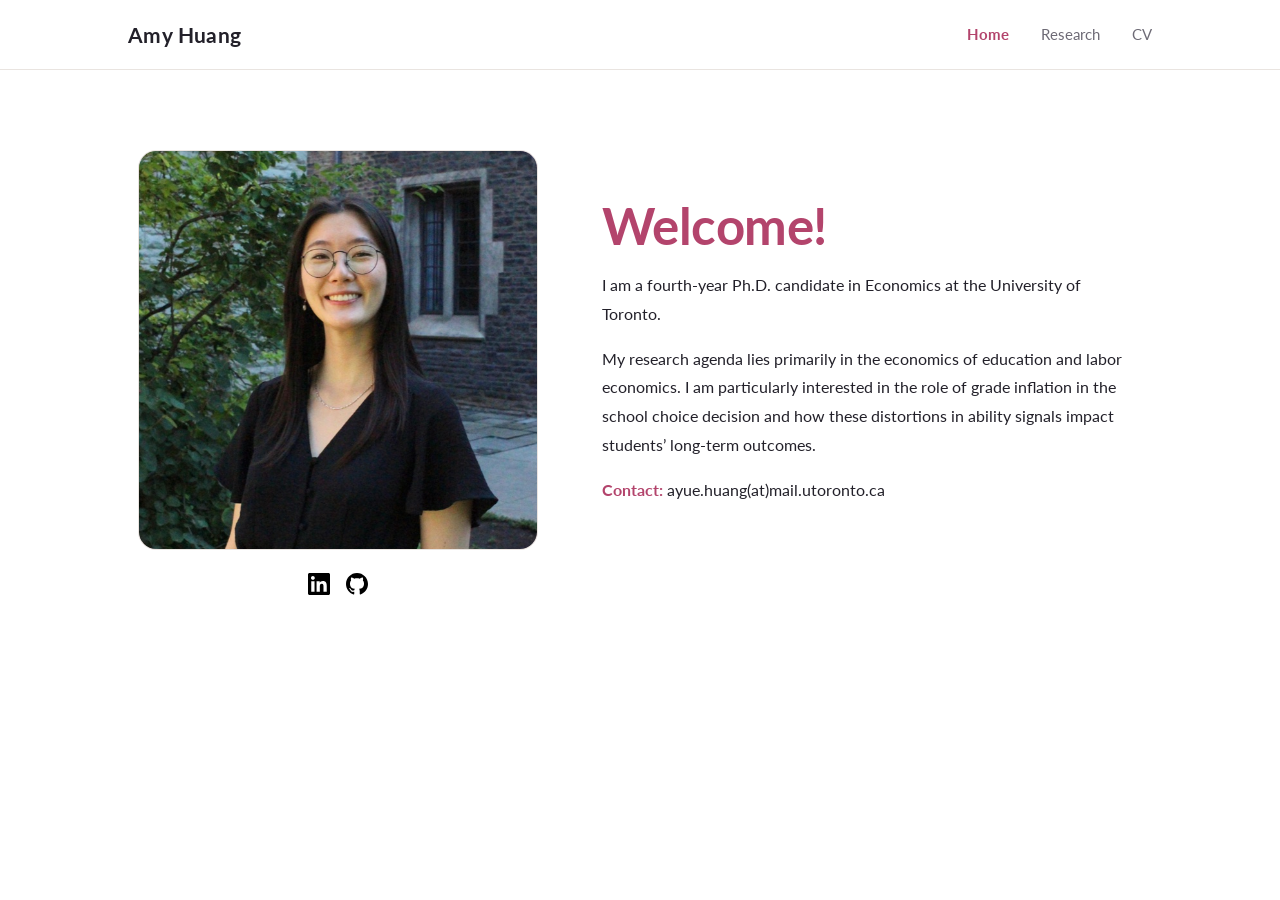
<file: index.html>
<!DOCTYPE html>
<html lang="en">
<head>
  <meta charset="UTF-8">
  <meta name="viewport" content="width=device-width, initial-scale=1.0">
  <title>Amy Huang</title>
  <meta name="description" content="Amy Huang — Ph.D. candidate in Economics at the University of Toronto. Economics of education and labor economics.">
  <link rel="preconnect" href="https://fonts.googleapis.com">
  <link rel="preconnect" href="https://fonts.gstatic.com" crossorigin>
  <link href="https://fonts.googleapis.com/css2?family=Lato:wght@300;400;700&display=swap" rel="stylesheet">
  <link rel="stylesheet" href="style.css">
</head>
<body>

  <nav>
    <div class="wrap">
      <a class="brand" href="index.html">Amy Huang</a>
      <ul>
        <li><a href="index.html" class="active">Home</a></li>
        <li><a href="research.html">Research</a></li>
        <li><a href="cv.html">CV</a></li>
      </ul>
    </div>
  </nav>

  <main>
    <section class="hero">
      <div class="wrap">
        <div class="hero-media">
          <div class="portrait">
            <img src="photo.jpg" alt="Amy Huang">
          </div>
          <div class="portrait-links">
            <a class="icon-btn" href="https://www.linkedin.com/in/amy-huang-822934149/" aria-label="LinkedIn" title="LinkedIn">
              <svg viewBox="0 0 24 24" xmlns="http://www.w3.org/2000/svg"><path d="M20.447 20.452h-3.554v-5.569c0-1.328-.027-3.037-1.852-3.037-1.853 0-2.136 1.445-2.136 2.939v5.667H9.351V9h3.414v1.561h.046c.477-.9 1.637-1.85 3.37-1.85 3.601 0 4.267 2.37 4.267 5.455v6.286zM5.337 7.433c-1.144 0-2.063-.926-2.063-2.065 0-1.138.92-2.063 2.063-2.063 1.14 0 2.064.925 2.064 2.063 0 1.139-.925 2.065-2.064 2.065zm1.782 13.019H3.555V9h3.564v11.452zM22.225 0H1.771C.792 0 0 .774 0 1.729v20.542C0 23.227.792 24 1.771 24h20.451C23.2 24 24 23.227 24 22.271V1.729C24 .774 23.2 0 22.225 0z"/></svg>
            </a>
            <a class="icon-btn" href="https://github.com/ay-huang" aria-label="GitHub" title="GitHub">
              <svg viewBox="0 0 24 24" xmlns="http://www.w3.org/2000/svg"><path d="M12 0c-6.626 0-12 5.373-12 12 0 5.302 3.438 9.8 8.207 11.387.599.111.793-.261.793-.577v-2.234c-3.338.726-4.033-1.416-4.033-1.416-.546-1.387-1.333-1.756-1.333-1.756-1.089-.745.083-.729.083-.729 1.205.084 1.839 1.237 1.839 1.237 1.07 1.834 2.807 1.304 3.492.997.107-.775.418-1.305.762-1.604-2.665-.305-5.467-1.334-5.467-5.931 0-1.311.469-2.381 1.236-3.221-.124-.303-.535-1.524.117-3.176 0 0 1.008-.322 3.301 1.23.957-.266 1.983-.399 3.003-.404 1.02.005 2.047.138 3.006.404 2.291-1.552 3.297-1.23 3.297-1.23.653 1.653.242 2.874.118 3.176.77.84 1.235 1.911 1.235 3.221 0 4.609-2.807 5.624-5.479 5.921.43.372.823 1.102.823 2.222v3.293c0 .319.192.694.801.576 4.765-1.589 8.199-6.086 8.199-11.386 0-6.627-5.373-12-12-12z"/></svg>
            </a>
          </div>
        </div>
        <div class="hero-text">
          <h1>Welcome!</h1>
          <p>
            I am a fourth-year Ph.D. candidate in Economics at the
            University of Toronto.
          </p>
          <p>
            My research agenda lies primarily in the economics of education and labor
            economics. I am particularly interested in the role of grade inflation in
            the school choice decision and how these distortions in ability signals
            impact students&rsquo; long-term outcomes.
          </p>
          <p class="contact-line">
            <strong>Contact:</strong> ayue.huang(at)mail.utoronto.ca
          </p>
        </div>
      </div>
    </section>
  </main>

</body>
</html>
</file>
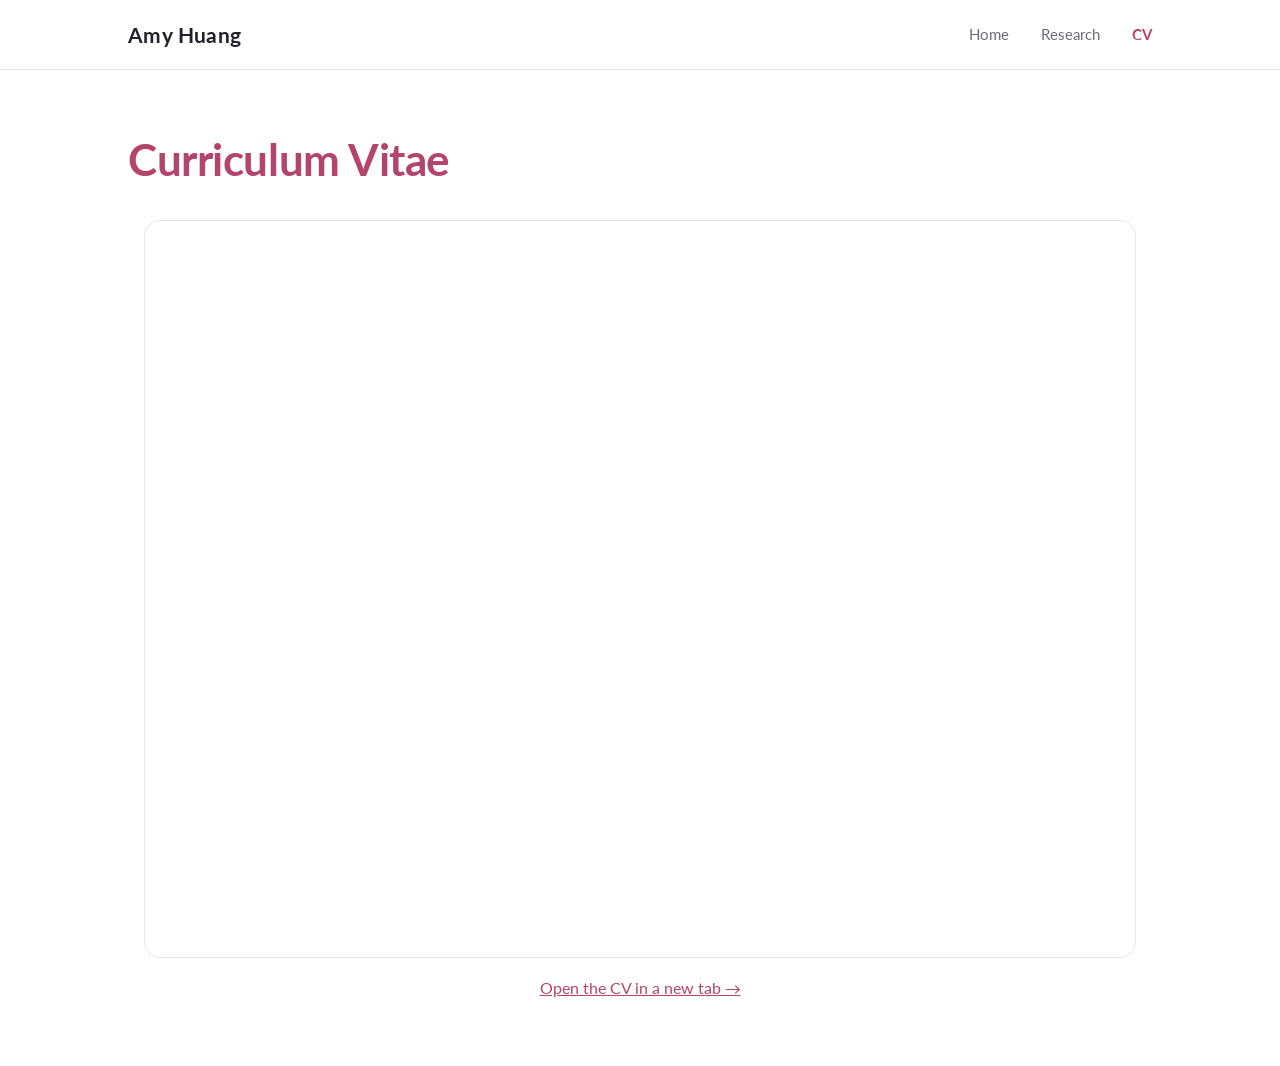
<file: cv.html>
<!DOCTYPE html>
<html lang="en">
<head>
  <meta charset="UTF-8">
  <meta name="viewport" content="width=device-width, initial-scale=1.0">
  <title>CV — Amy Huang</title>
  <meta name="description" content="Curriculum vitae of Amy Huang.">
  <link rel="preconnect" href="https://fonts.googleapis.com">
  <link rel="preconnect" href="https://fonts.gstatic.com" crossorigin>
  <link href="https://fonts.googleapis.com/css2?family=Lato:wght@300;400;700&display=swap" rel="stylesheet">
  <link rel="stylesheet" href="style.css">
</head>
<body>

  <nav>
    <div class="wrap">
      <a class="brand" href="index.html">Amy Huang</a>
      <ul>
        <li><a href="index.html">Home</a></li>
        <li><a href="research.html">Research</a></li>
        <li><a href="cv.html" class="active">CV</a></li>
      </ul>
    </div>
  </nav>

  <main>
    <section class="page">
      <div class="wrap">
        <h1 class="page-title">Curriculum Vitae</h1>
        <iframe class="cv-embed"
                src="cv.pdf"
                title="Amy Huang — CV"></iframe>
        <p class="cv-fallback">
          <a href="cv.pdf">Open the CV in a new tab &rarr;</a>
        </p>
      </div>
    </section>
  </main>

</body>
</html>
</file>
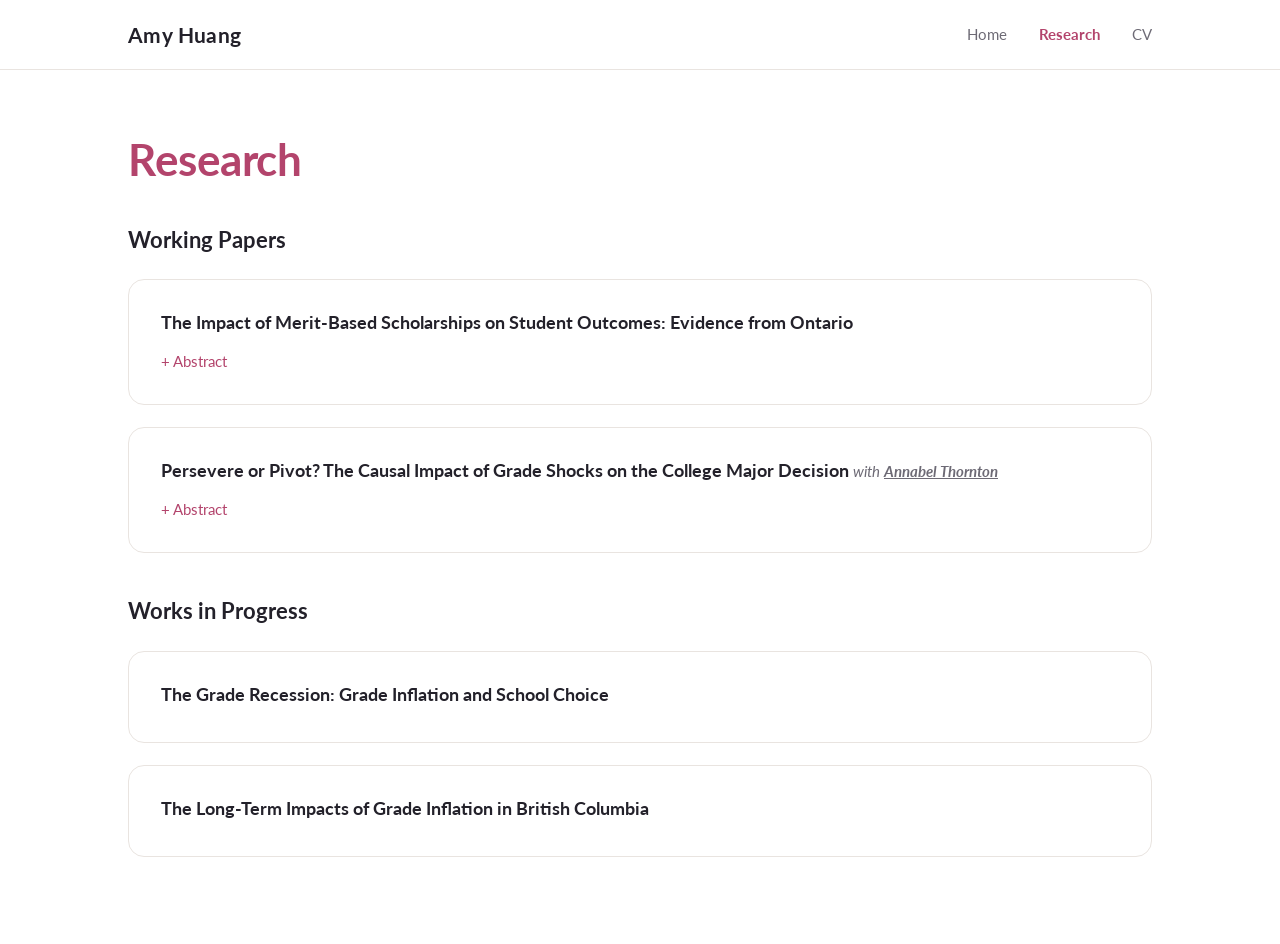
<file: research.html>
<!DOCTYPE html>
<html lang="en">
<head>
  <meta charset="UTF-8">
  <meta name="viewport" content="width=device-width, initial-scale=1.0">
  <title>Research — Amy Huang</title>
  <meta name="description" content="Working papers by Amy Huang — economics of education and labor economics.">
  <link rel="preconnect" href="https://fonts.googleapis.com">
  <link rel="preconnect" href="https://fonts.gstatic.com" crossorigin>
  <link href="https://fonts.googleapis.com/css2?family=Lato:wght@300;400;700&display=swap" rel="stylesheet">
  <link rel="stylesheet" href="style.css">
</head>
<body>

  <nav>
    <div class="wrap">
      <a class="brand" href="index.html">Amy Huang</a>
      <ul>
        <li><a href="index.html">Home</a></li>
        <li><a href="research.html" class="active">Research</a></li>
        <li><a href="cv.html">CV</a></li>
      </ul>
    </div>
  </nav>

  <main>
    <section class="page">
      <div class="wrap">
        <h1 class="page-title">Research</h1>

        <h2 class="subheading">Working Papers</h2>

        <div class="paper">
          <h3><a href="https://papers.ssrn.com/sol3/papers.cfm?abstract_id=5767304">The Impact of Merit-Based Scholarships on Student Outcomes: Evidence from Ontario</a></h3>
          <p class="meta"></em></p>
          <details>
            <summary>Abstract</summary>
            <p>
              Merit-based scholarships are widely used by post-secondary institutions
              to attract high-achieving students, yet causal evidence on their
              effectiveness remains mixed. This paper employs a fuzzy regression
              discontinuity design that exploits undisclosed high school grade cutoffs
              to evaluate a lump-sum merit-based entrance scholarship at the University
              of Toronto for domestic undergraduates. The estimates indicate a null
              average effect on yield that masks pronounced heterogeneity: the
              scholarship substantially raises enrolment among students from
              lower-income neighbourhoods, from outside the Greater Toronto Area, and
              those who have a stronger prior preference for the University.
              Descriptive estimates for first-year GPA and graduation are null, which
              suggests that the scholarship does not substantially improve the academic
              quality of enrollees.
            </p>
          </details>
        </div>

        <div class="paper">
          <h3><a href="https://drive.google.com/file/d/1nD0aR5CbmubLt4fE7myYXTbJkHiDF3ix/view">Persevere or Pivot? The Causal Impact of Grade Shocks on the College Major Decision</a> <span class="coauthor">with <a href="https://sites.google.com/view/annabelthornton/home">Annabel Thornton</a></span></h3>
          <p class="meta"></em></p>
          <details>
            <summary>Abstract</summary>
            <p>
              Using variation in exam scheduling, we estimate the causal effect of
              grade shocks on college major choice. Writing two exams in quick
              succession reduces performance on the latter by 1.05 percentage points
              and subsequently reduces the likelihood of majoring and graduating in
              that subject area by 6% and 9%, respectively. We find that a
              1&nbsp;percentage point drop in course grade raises the probability of
              graduating in a lower-earning subject area by 24%. These findings
              underscore the sensitivity of long-term human capital decisions to
              relatively minor academic disruptions.
            </p>
          </details>
        </div>

        <h2 class="subheading">Works in Progress</h2>

        <div class="paper">
          <h3>The Grade Recession: Grade Inflation and School Choice</h3>
        </div>

        <div class="paper">
          <h3>The Long-Term Impacts of Grade Inflation in British Columbia</h3>
        </div>
      </div>
    </section>
  </main>

</body>
</html>
</file>
<file: style.css>
:root {
  --bg: #ffffff;
  --text: #23212a;
  --muted: #6d6a75;
  --accent: #b3446c;
  --accent-soft: #f7e8ee;
  --card: #ffffff;
  --border: #e9e4e0;
}
@media (prefers-color-scheme: dark) {
  :root {
    --bg: #17161b;
    --text: #eeecf0;
    --muted: #a29fab;
    --accent: #e07a9e;
    --accent-soft: #2c2129;
    --card: #201f26;
    --border: #322f3a;
  }
}
* { margin: 0; padding: 0; box-sizing: border-box; }
body {
  background: var(--bg);
  color: var(--text);
  font-family: "Lato", -apple-system, BlinkMacSystemFont, "Segoe UI", sans-serif;
  font-weight: 400;
  line-height: 1.8;
  -webkit-font-smoothing: antialiased;
  min-height: 100vh;
  display: flex;
  flex-direction: column;
}
a { color: var(--accent); }
strong { font-weight: 700; }

.wrap {
  width: 100%;
  max-width: 72rem;
  margin: 0 auto;
  padding: 0 5vw;
}

nav {
  position: sticky; top: 0;
  background: var(--bg);
  border-bottom: 1px solid var(--border);
  z-index: 10;
}
nav .wrap {
  display: flex; align-items: center; justify-content: space-between;
  padding-top: 1rem; padding-bottom: 1rem;
}
.brand {
  font-weight: 700; text-decoration: none; color: var(--text);
  letter-spacing: 0.02em; font-size: 1.3rem;
}
nav ul { display: flex; gap: 2rem; list-style: none; }
nav ul a {
  text-decoration: none; color: var(--muted);
  font-size: 0.95rem; font-weight: 400;
}
nav ul a:hover { color: var(--accent); }
nav ul a.active { color: var(--accent); font-weight: 700; }

main { flex: 1; }

/* Home */
.hero { padding: 5rem 0; }
.hero .wrap {
  display: flex; gap: 5vw; align-items: center; flex-wrap: wrap;
  justify-content: center;
  max-width: 88rem;
}
.hero-media {
  flex-shrink: 0;
  /* Cancel out the icon row's height so the text centers on the photo alone */
  margin-bottom: calc(-1.4rem - 22px);
}
@media (max-width: 60rem) {
  .hero-media { margin-bottom: 0; }
}
.portrait-links {
  display: flex;
  justify-content: center;
  gap: 1rem;
  margin-top: 1.4rem;
}
.icon-btn { display: inline-flex; }
.icon-btn svg { width: 22px; height: 22px; fill: #000000; }
@media (prefers-color-scheme: dark) {
  .icon-btn svg { fill: #ffffff; }
}
.icon-btn:hover svg { fill: var(--accent); }
.portrait {
  width: min(400px, 80vw); height: min(400px, 80vw);
  border-radius: 18px;
  background: var(--accent-soft);
  flex-shrink: 0;
  overflow: hidden;
  border: 1px solid var(--border);
}
.portrait img {
  width: 100%; height: 100%;
  object-fit: cover; object-position: 50% 25%;
  display: block;
}
.hero-text { flex: 0 1 60ch; min-width: min(28rem, 90vw); }
h1 {
  font-size: clamp(2.2rem, 4vw, 3.4rem);
  font-weight: 700; letter-spacing: -0.01em;
  line-height: 1.15; margin-bottom: 1rem;
  color: var(--accent);
}
.hero-text p { font-size: 1rem; max-width: 60ch; }
.hero-text p + p { margin-top: 1rem; }
.contact-line { margin-top: 1.6rem; }
.contact-line strong { color: var(--accent); }

/* Inner pages */
.page { padding: 4rem 0; }
.page-title {
  font-size: clamp(2rem, 3.4vw, 3rem);
  font-weight: 700; letter-spacing: -0.01em;
  color: var(--accent);
  margin-bottom: 2.2rem;
}

.subheading {
  font-size: 1.4rem;
  font-weight: 700;
  color: var(--text);
  margin: 2.4rem 0 1.2rem;
}
.subheading:first-of-type { margin-top: 0; }

.paper {
  background: var(--card);
  border: 1px solid var(--border);
  border-radius: 16px;
  padding: 1.8rem 2rem;
  margin-bottom: 1.4rem;
}
.paper h3 { font-size: 1.15rem; font-weight: 700; line-height: 1.5; margin-bottom: 0.3rem; }
.paper h3 a { color: var(--text); text-decoration: none; }
.paper h3 a:hover { color: var(--accent); }
.paper .meta { font-size: 0.95rem; color: var(--muted); font-style: italic; margin-bottom: 0.7rem; }
.paper .meta a { color: var(--muted); }
.paper h3 .coauthor {
  font-size: 0.95rem; font-weight: 400;
  color: var(--muted); font-style: italic;
  white-space: nowrap;
}
.paper h3 .coauthor a {
  color: var(--muted);
  font-weight: 700;
  text-decoration: underline;
}
details summary {
  cursor: pointer; color: var(--accent);
  font-size: 0.95rem; font-weight: 400;
  list-style: none;
}
details summary::-webkit-details-marker { display: none; }
details summary::before { content: "+ "; }
details[open] summary::before { content: "− "; }
details p { margin-top: 0.7rem; font-size: 0.98rem; color: var(--muted); max-width: 90ch; }

.cv-embed {
  display: block;
  width: 100%;
  max-width: 62rem;
  height: 82vh;
  min-height: 30rem;
  margin: 0 auto;
  border: 1px solid var(--border);
  border-radius: 16px;
  background: var(--card);
}
.cv-fallback {
  max-width: 62rem;
  margin: 1rem auto 0;
  text-align: center;
}

.btn {
  display: inline-block;
  background: var(--accent); color: #fff !important;
  text-decoration: none; font-weight: 700;
  padding: 0.7rem 1.6rem; border-radius: 999px;
  font-size: 1rem;
}
.btn:hover { opacity: 0.88; }
</file>
